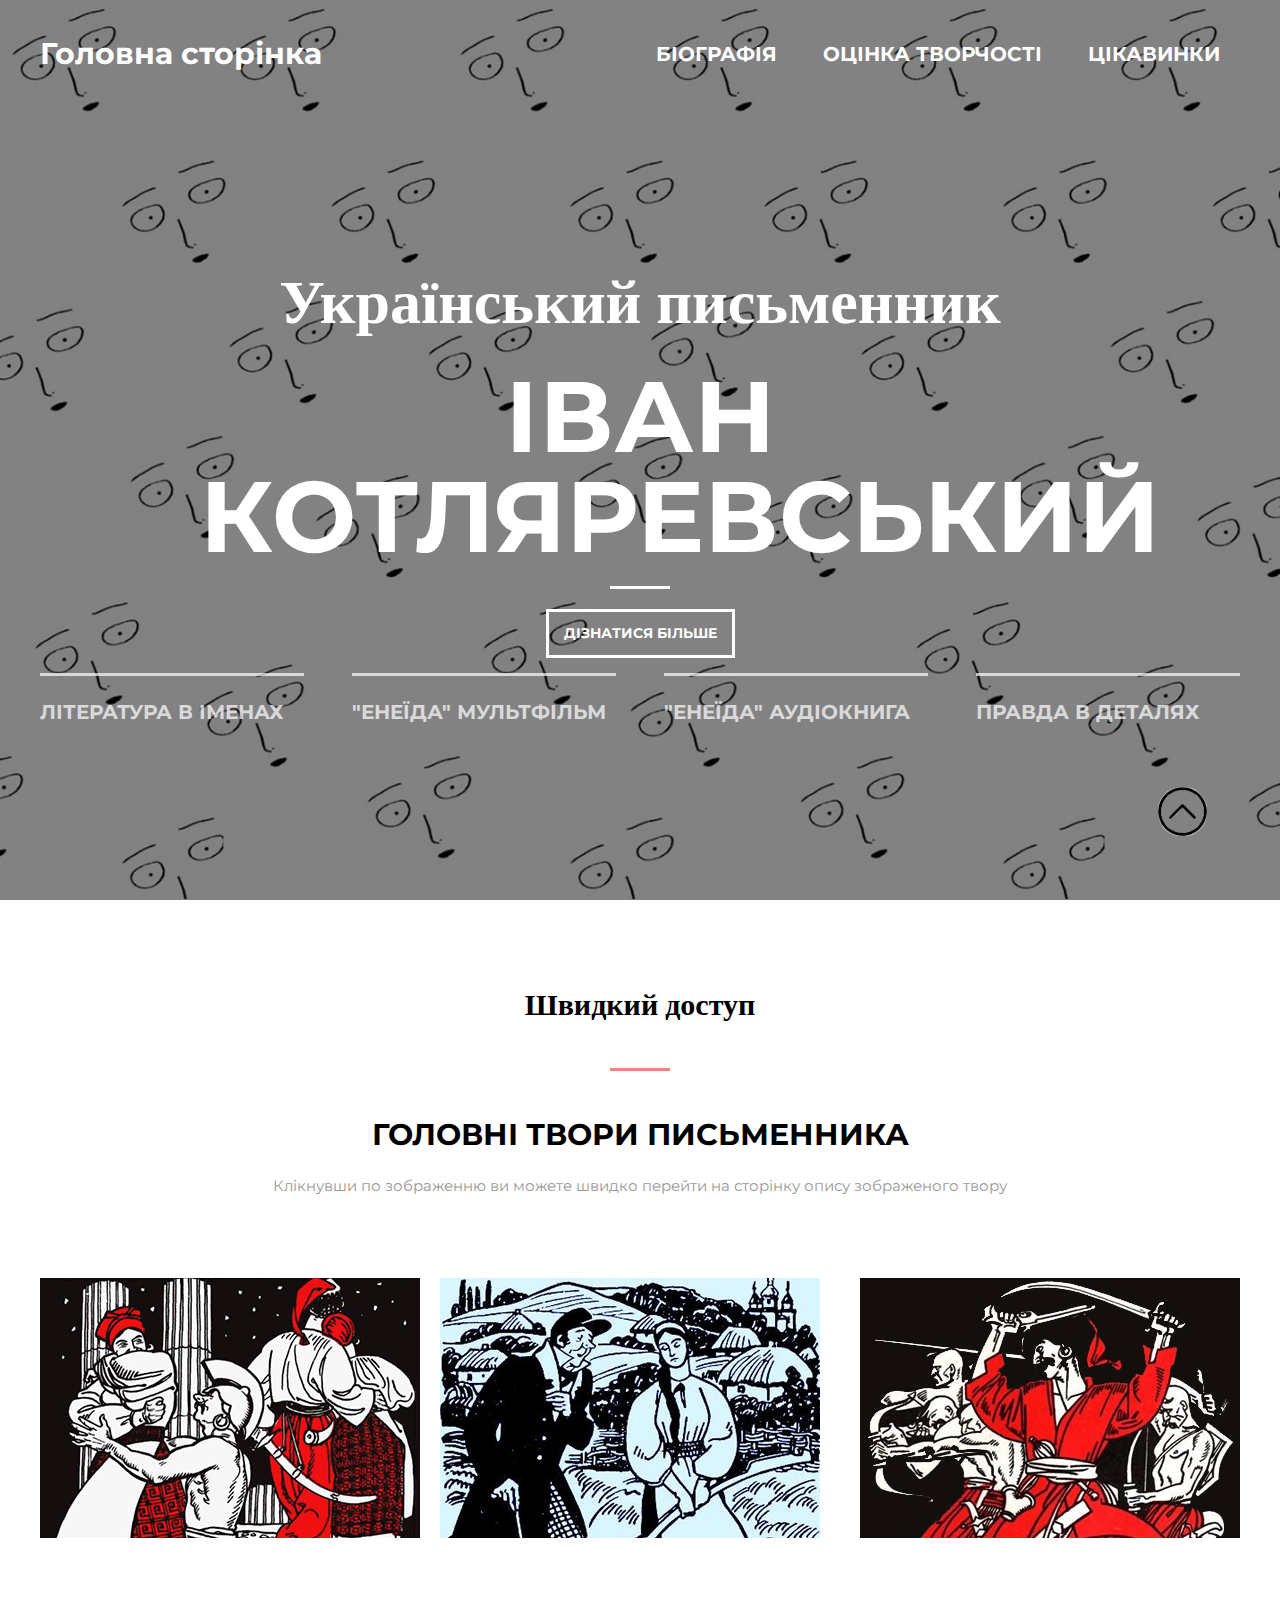
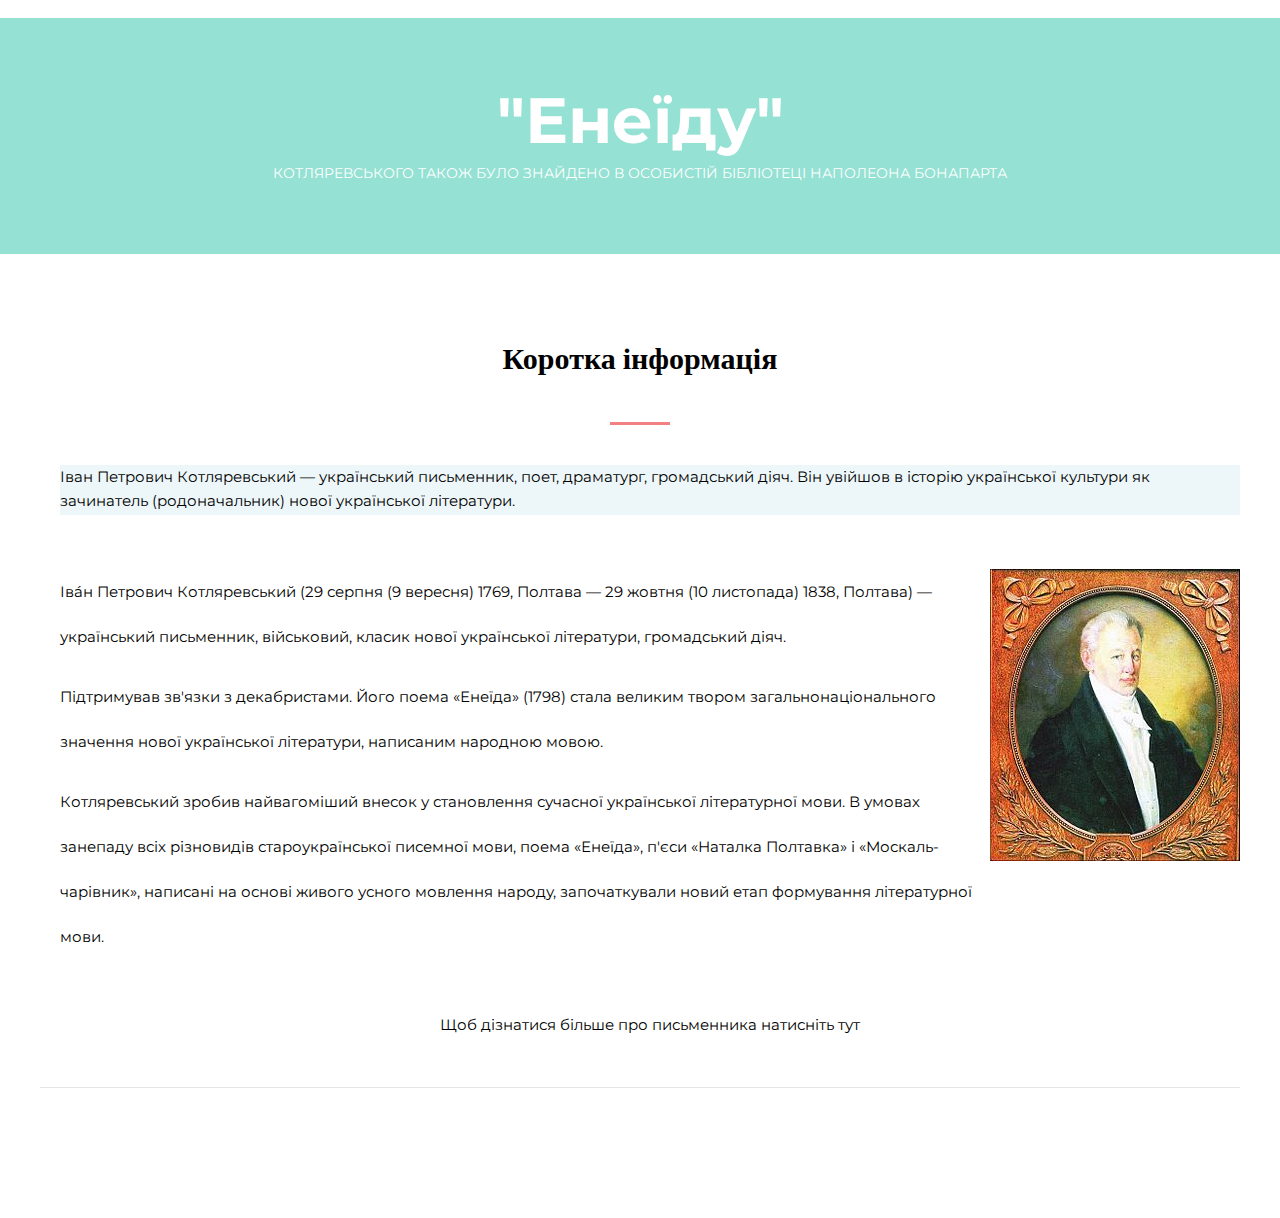
<file: index.html>
<!DOCTYPE html>
<html lang="ua">
	<head>
		<meta http-equiv="Content-type" content="text/html;charset=UTF-8" />
		<link rel="stylesheet" type="text/css" href="CSS/style.css">
		<link href="https://fonts.googleapis.com/css?family=Kaushan+Script|Montserrat:400,700&display=swap" rel="stylesheet">
		<title>Іван Петрович Котляревський</title>
	</head>
<body>
	<header class="header">
		<div class="container">
			<div class="header__inner">
				<a class="header__logo" href="index.html">Головна сторінка</a>
				<nav class="nav">
					<a class="nav__link" href="biography.html">Біографія</a>
					<a class="nav__link" href="tvorchist.html">Оцінка творчості</a>
					<a class="nav__link" href="Interesting_facts.html">Цікавинки</a>
				</nav>
			</div>
		</div>
	</header>
<div class="intro">
	<div class="container">
		<div class="intro__inner">
			<h2 class="intro__suptitle">Український письменник</h2>
		 <h1 class="intro__title">Іван Котляревський</h1>
		 <a class="btn" href="https://uk.wikipedia.org/wiki/%D0%9A%D0%BE%D1%82%D0%BB%D1%8F%D1%80%D0%B5%D0%B2%D1%81%D1%8C%D0%BA%D0%B8%D0%B9_%D0%86%D0%B2%D0%B0%D0%BD_%D0%9F%D0%B5%D1%82%D1%80%D0%BE%D0%B2%D0%B8%D1%87" target="blank">Дізнатися більше</a>
		</div>
		<div class="slider">
			<div class="slider__item">
				<a  class="num"  href="https://youtu.be/6hLb-EkAF-g" target="blank">Література в іменах</a></div>
			<div class="slider__item">
				<a class="num" href="https://youtu.be/jatrKiErgqA" target="blank">"Енеїда" мультфільм</a></div>
			<div class="slider__item">
				<a class="num" href="https://youtu.be/O1MsFaZ3rIo" target="blank">"Енеїда" аудіокнига</a></div>
			<div class="slider__item">
				<a class="num" href="https://youtu.be/oJsrMRVlJFk" target="blank">Правда в деталях</a> </div>
		</div>
	</div>
</div>

<section class="section">
	<div class="container">
		<div class="section__header">
			<h3 class="section__suptitle">Швидкий доступ</h3>
			<h2 class="section__title">Головні твори письменника</h2>
			<div class="section__text">
				<p>
					Клікнувши по зображенню ви можете швидко перейти на сторінку опису зображеного твору
			</div>
		</div>
		 <div class="about">
		 	<a href="Eneida.html">
			 <div class="about__item">
			  <div class="about__img"><img src="img/Енеїда_cropped.jpg" width="380" height="260" alt=""></div>
			   <div class="about__text">Енеїда</div>
		   </div>
		   </a>
		   <a href="poem_natalkapoltavka.html">
		   	<div class="about__item">
			  <div class="about__img"><img src="img/Наталка-Полтавка2_cropped.jpg" width="380" height="260" alt=""></div>
			   <div class="about__text">Наталка-Полтавка</div>
		   </div>
		   </a>
		   <a href="Moskal-charivnik.html"> 
		   <div class="about__item">
			 	<div class="about__img"><img src="img/Москаль-Чарівник_cropped.jpg" width="380" height="260" alt=""></div>
			   <div class="about__text">Москаль-Чарівник</div>
			 </a>
		 </div>
		</div>
	</div>
</section>

<div class="statistics">
	<div class="container">

		<div class="stat">
			<div class="stat__item">
				<div class="stat__count">"Енеїду"</div>
				<div class="stat__text">Котляревського також було знайдено в особистій бібліотеці Наполеона Бонапарта</div>
			</div>
		</div>

	</div>
</div>

<section class="section">
	<div class="container">
		<div class="section__header">
			<h3 class="section__suptitle">Коротка інформація</h3>
		</div>	
		<div class="services">

			<p class="biography__begin">
				Іван Петрович Котляревський — український письменник, поет, драматург, громадський діяч. Він увійшов в історію української культури як зачинатель (родоначальник) нової української літератури.
			</p>

			<br>

				<p class="portreit">
				<img src="img/portreit.jpg" alt="">
			</p>

			<p class="short__story">
				Іва́н Петрович Котляревський (29 серпня (9 вересня) 1769, Полтава — 29 жовтня (10 листопада) 1838, Полтава) — український письменник, військовий, класик нової української літератури, громадський діяч.
			</p>
			<p class="short__story">
				Підтримував зв'язки з декабристами. Його поема «Енеїда» (1798) стала великим твором загальнонаціонального значення нової української літератури, написаним народною мовою.
			</p>
			<p class="short__story">
				Котляревський зробив найвагоміший внесок у становлення сучасної української літературної мови. В умовах занепаду всіх різновидів староукраїнської писемної мови, поема «Енеїда», п'єси «Наталка Полтавка» і «Москаль-чарівник», написані на основі живого усного мовлення народу, започаткували новий етап формування літературної мови.		
			</p>

			

			<br>

			<p class="biography__link">
				<a class="biography__link" href="https://www.google.com/search?q=%D0%86%D0%B2%D0%B0%D0%BD+%D0%9F%D0%B5%D1%82%D1%80%D0%BE%D0%B2%D0%B8%D1%87+%D0%9A%D0%BE%D1%82%D0%BB%D1%8F%D1%80%D0%B5%D0%B2%D1%81%D1%8C%D0%BA%D0%B8%D0%B9&oq=%D0%86%D0%B2%D0%B0%D0%BD+%D0%9F%D0%B5%D1%82%D1%80%D0%BE%D0%B2%D0%B8%D1%87+%D0%9A%D0%BE%D1%82%D0%BB%D1%8F%D1%80%D0%B5%D0%B2%D1%81%D1%8C%D0%BA%D0%B8%D0%B9&aqs=chrome..69i57j46j0l2j0i22i30j69i60l3.11927j0j7&sourceid=chrome&ie=UTF-8" target="blank"> Щоб дізнатися більше про письменника натисніть тут </a>
			</p>
		</div>	

			<hr>


	</div><!-- /.container -->
</section> 

	</div>

	
</section>

<a href="#" title="Повернутись до початку" class="topbutton"><img src="img/up.png"></a>

</body>
 </html>
</file>
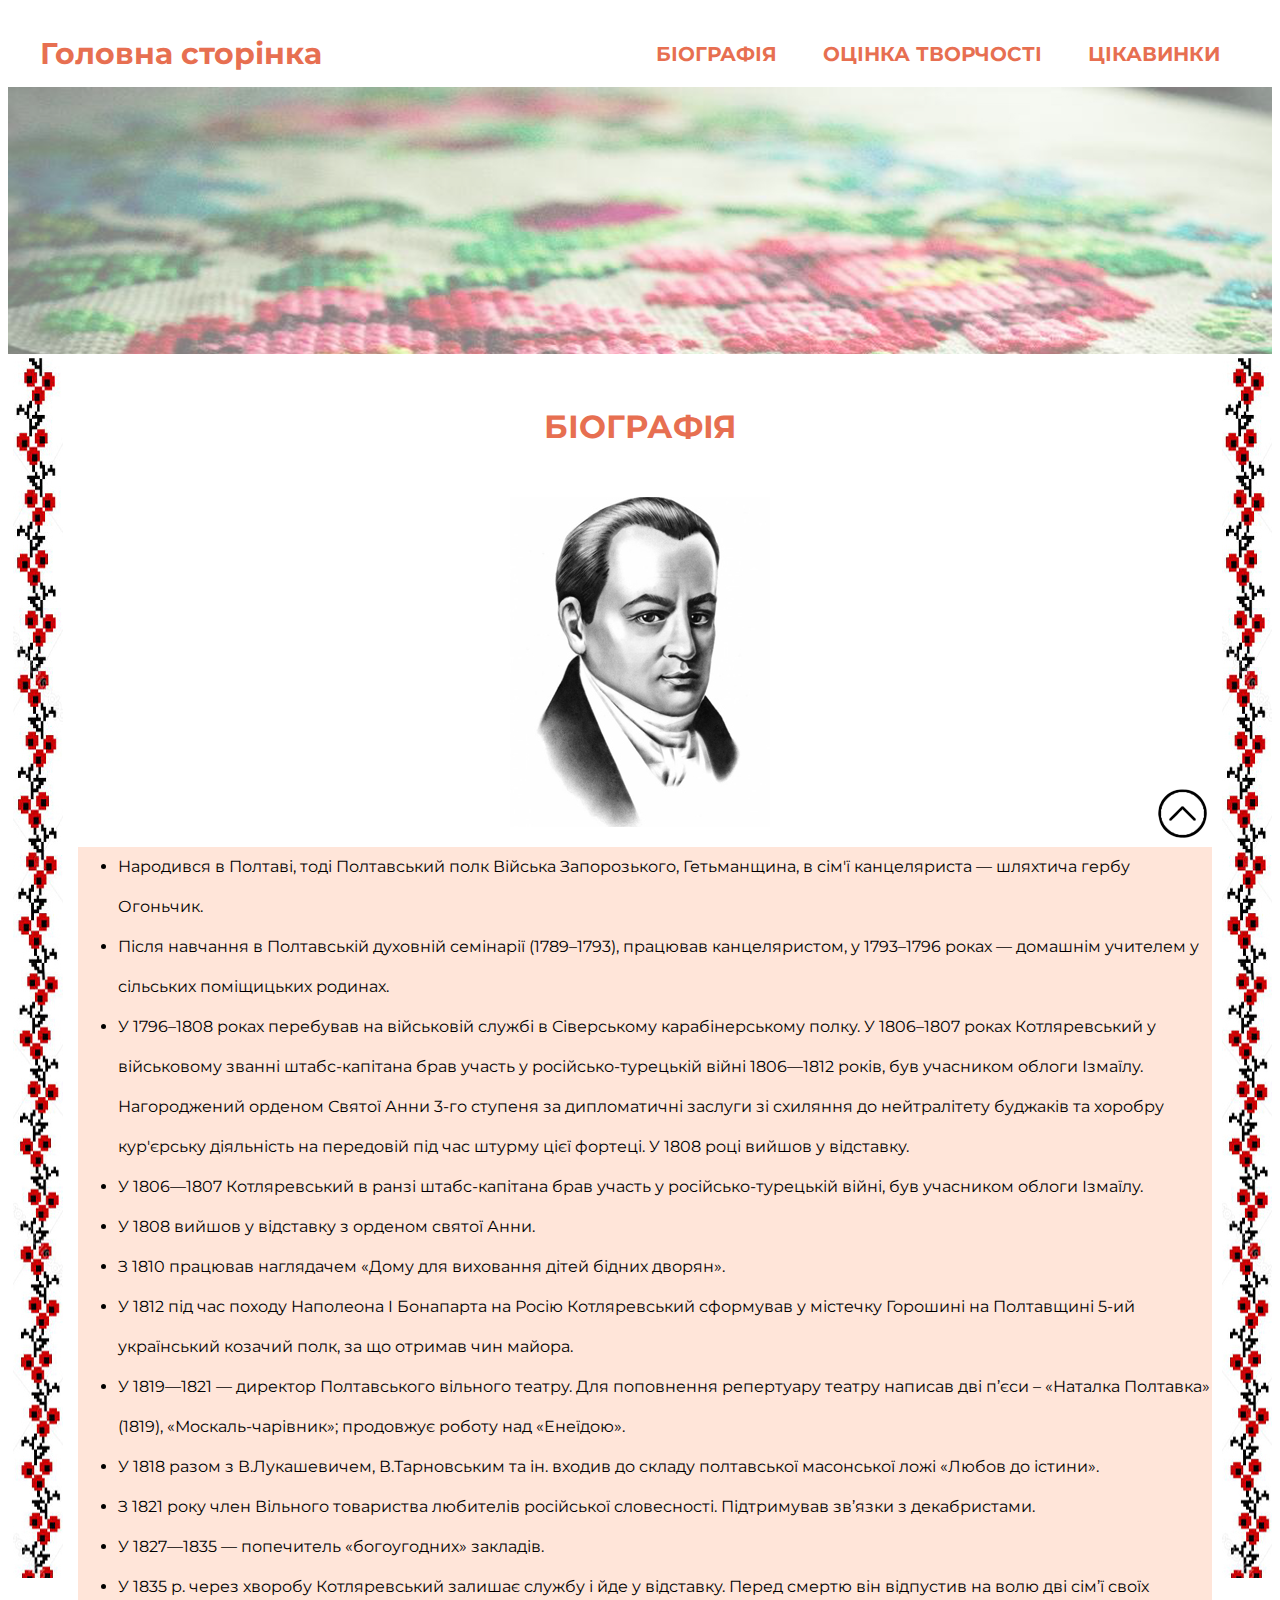
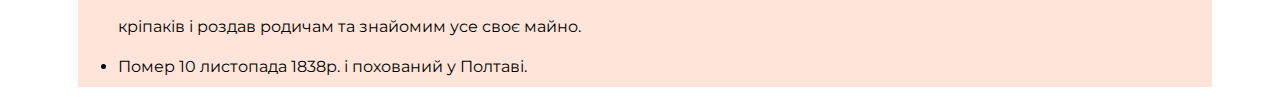
<file: biography.html>
<!DOCTYPE html>
<html lang="ua">
<head>
	<meta http-equiv="Content-type" content="text/html;charset=UTF-8" />
	<link rel="stylesheet" type="text/css" href=CSS/Biography.css>
	<link href="https://fonts.googleapis.com/css?family=Kaushan+Script|Montserrat:400,700&display=swap" rel="stylesheet">
	<title>Біографія Івана Петровича Котляревського</title>
</head>
<body>
	<header>
		<div class="container">
			<div class="header__inner">
			<a class="header__logo" href="index.html">Головна сторінка</a>
				<nav class="nav">
					<a class="nav__link" href="biography.html">Біографія</a>
					<a class="nav__link" href="tvorchist.html">Оцінка творчості</a>
					<a class="nav__link" href="Interesting_facts.html">Цікавинки</a>
				</nav>
			</div>
		</div>
		 <div>
		 	<img class="hat" src="img/vishivka1.jpg" alt="Нічого немає(">
		 </div>
		<div class="poloska">
	<img src="img/poloska_bg.jpg">
	</div>
	<div class="poloska2">
	<img src="img/poloska_bg.jpg">
	</div>
		<h1>БІОГРАФІЯ</h1>
		<div class="Ivan">
		<img src="img/Ivan2.jpg">
		</div>
	</header>
	<nav>
	<ul class="list">
		<li>
			Народився в Полтаві, тоді Полтавський полк Війська Запорозького, Гетьманщина, в сім'ї канцеляриста — шляхтича гербу Огоньчик.
		</li>
		<li>
			Після навчання в Полтавській духовній семінарії (1789–1793), працював канцеляристом, у 1793–1796 роках — домашнім учителем у сільських поміщицьких родинах.
		</li>
		<li>
			У 1796–1808 роках перебував на військовій службі в Сіверському карабінерському полку. У 1806–1807 роках Котляревський у військовому званні штабс-капітана брав участь у російсько-турецькій війні 1806—1812 років, був учасником облоги Ізмаїлу. Нагороджений орденом Святої Анни 3-го ступеня за дипломатичні заслуги зі схиляння до нейтралітету буджаків та хоробру кур'єрську діяльність на передовій під час штурму цієї фортеці. У 1808 році вийшов у відставку.
		</li>
		<li>
			У 1806—1807 Котляревський в ранзі штабс-капітана брав участь у російсько-турецькій війні, був учасником облоги Ізмаїлу.
		</li>
		<li>
			У 1808 вийшов у відставку з орденом святої Анни.
		</li>
		<li>
			З 1810 працював наглядачем «Дому для виховання дітей бідних дворян».
		</li>
		<li>
			У 1812 під час походу Наполеона I Бонапарта на Росію Котляревський сформував у містечку Горошині на Полтавщині 5-ий український козачий полк, за що отримав чин майора.
		</li>
		<li>
			У 1819—1821 — директор Полтавського вільного театру. Для поповнення репертуару театру написав дві п’єси – «Наталка Полтавка» (1819), «Москаль-чарівник»; продовжує роботу над «Енеїдою». 
		</li>
		<li>
			У 1818 разом з В.Лукашевичем, В.Тарновським та ін. входив до складу полтавської масонської ложі «Любов до істини».
		</li>
		<li>
			З 1821 року член Вільного товариства любителів російської словесності. Підтримував зв’язки з декабристами.
		</li>
		<li>
			У 1827—1835 — попечитель «богоугодних» закладів.
		</li>
		<li>
			У 1835 р. через хворобу Котляревський залишає службу і йде у відставку. Перед смертю він відпустив на волю дві сім’ї своїх кріпаків і роздав родичам та знайомим усе своє майно.
		</li>
		<li>
			Помер 10 листопада 1838р. і похований у Полтаві.
		</li>
	</ul>
   </nav>

   	<a href="#" title="Повернутись до початку" class="topbutton"><img src="img/up.png"></a>


</body>
</html>
</file>
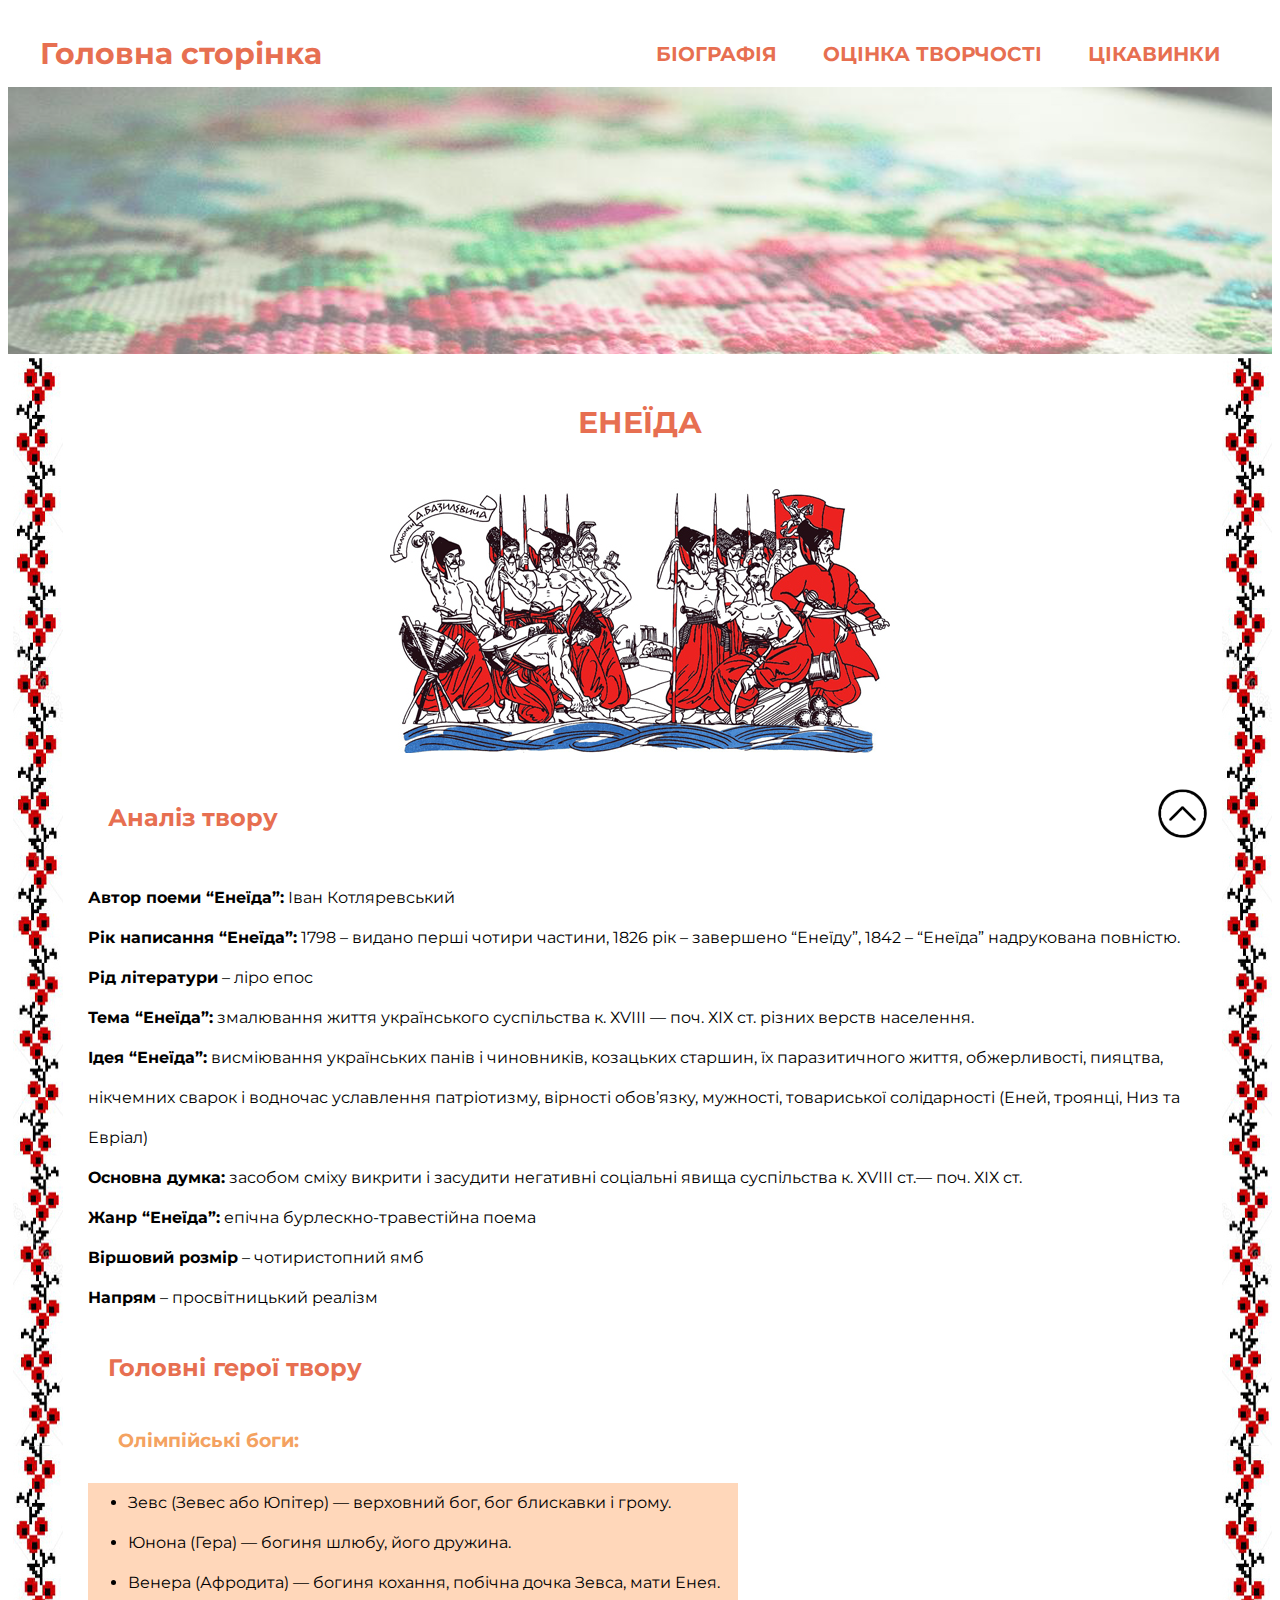
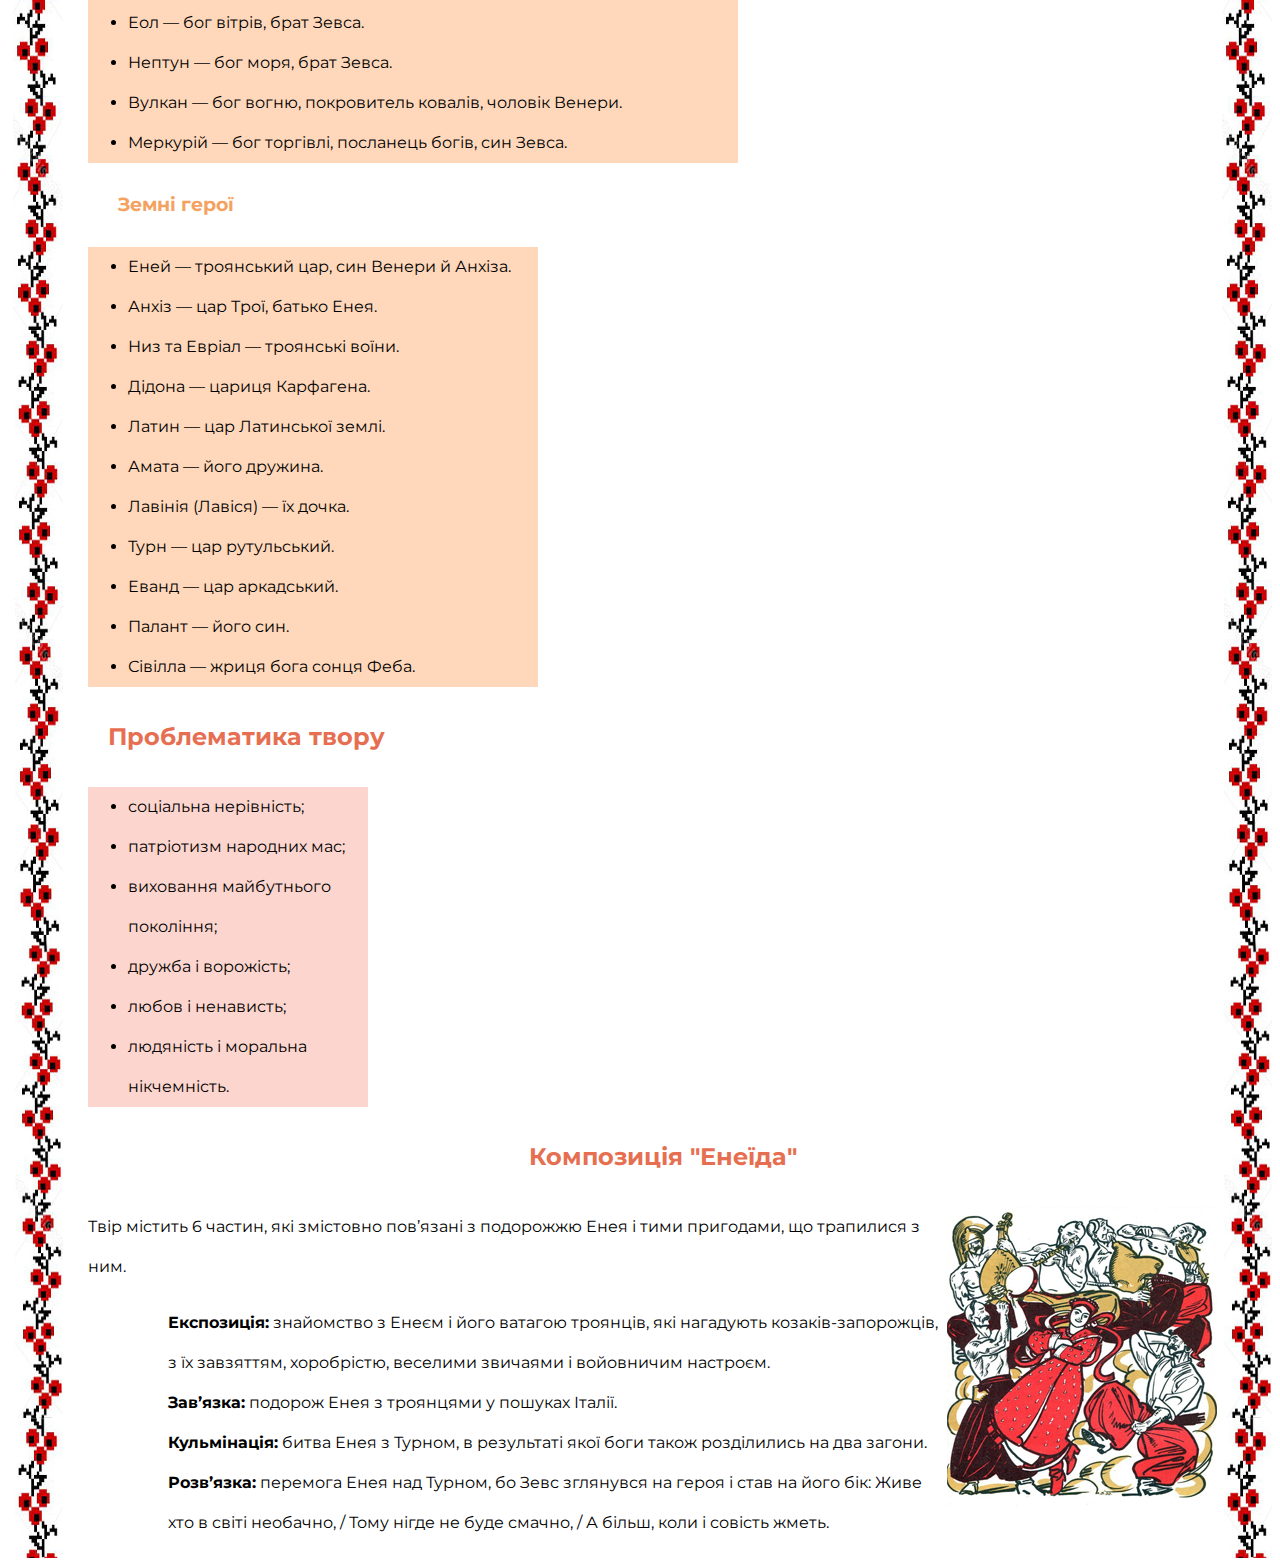
<file: Eneida.html>
<!DOCTYPE html>
<html lang="ua">
<head>
	<meta http-equiv="Content-type" content="text/html;charset=UTF-8" />
	<link rel="stylesheet" type="text/css" href=CSS/Eneida.css>
	<link href="https://fonts.googleapis.com/css?family=Kaushan+Script|Montserrat:400,700&display=swap" rel="stylesheet">
	<title>Енеїда</title>
</head>
<body>
	<header>
		<div class="container">
			<div class="header__inner">
			<a class="header__logo" href="index.html">Головна сторінка</a>
				<nav class="nav">
					<a class="nav__link" href="biography.html">Біографія</a>
					<a class="nav__link" href="tvorchist.html">Оцінка творчості</a>
					<a class="nav__link" href="Interesting_facts.html">Цікавинки</a>
				</nav>
			</div>
		</div>
		 <div>
		 	<img class="hat" src="img/vishivka1.jpg" alt="Нічого немає(">
		 </div>
		<div class="poloska">
	<img src="img/poloska_Eneida.jpg">
	</div>
	<div class="poloska2">
	<img src="img/poloska_Eneida.jpg">
	</div>
	</header>
	<nav class="text">
		<h1>ЕНЕЇДА</h1>
		<div class="photo1">
			<img src="img/Eneida.jpg">
		</div>
		<h2>Аналіз твору</h2>
		<div class="analis0">
		<span class="bold">Автор поеми “Енеїда”:</span> Іван Котляревський<br>
		<span class="bold">Рік написання “Енеїда”:</span> 1798 – видано перші чотири частини, 1826 рік – завершено “Енеїду”, 1842 – “Енеїда” надрукована повністю.<br>
		<span class="bold">Рід літератури</span> – ліро епос<br>
		<span class="bold">Тема “Енеїда”:</span> змалювання життя українського суспільства к. ХVІІІ — поч. ХІХ ст. різних верств населення.<br>
		<span class="bold">Ідея “Енеїда”:</span> висміювання українських панів і чиновників, козацьких старшин, їх паразитичного життя, обжерливості, пияцтва, нікчемних сварок і водночас уславлення патріотизму, вірності обов’язку, мужності, товариської солідарності (Еней, троянці, Низ та Евріал)<br>
		<span class="bold">Основна думка:</span> засобом сміху викрити і засудити негативні соціальні явища суспільства к. ХVІІІ ст.— поч. ХІХ ст.<br>
		<span class="bold">Жанр “Енеїда”:</span> епічна бурлескно-травестійна поема<br>
		<span class="bold">Віршовий розмір</span> – чотиристопний ямб<br>
		<span class="bold">Напрям</span> – просвітницький реалізм<br>
		</div>
		<h2>Головні герої твору</h2>
		<h3>Олімпійські боги:</h3>
		<div class="actors">
			<ul>
				<li>Зевс (Зевес або Юпітер) — верховний бог, бог блискавки і грому.</li>
				<li>Юнона (Гера) — богиня шлюбу, його дружина.</li>
				<li>Венера (Афродита) — богиня кохання, побічна дочка Зевса, мати Енея.</li>
				<li>Еол — бог вітрів, брат Зевса.</li>
				<li>Нептун — бог моря, брат Зевса.</li>
				<li>Вулкан — бог вогню, покровитель ковалів, чоловік Венери.</li>
				<li>Меркурій — бог торгівлі, посланець богів, син Зевса.</li>
			</ul>
		</div>
		<h3>Земні герої</h3>
		<div class="actors2">
			<ul>
				<li>Еней — троянський цар, син Венери й Анхіза.</li>
				<li>Анхіз — цар Трої, батько Енея.</li>
				<li>Низ та Евріал — троянські воїни.</li>
				<li>Дідона — цариця Карфагена.</li>
				<li>Латин — цар Латинської землі.</li>
				<li>Амата — його дружина.</li>
				<li>Лавінія (Лавіся) — їх дочка.</li>
				<li>Турн — цар рутульський.</li>
				<li>Еванд — цар аркадський.</li>
				<li>Палант — його син.</li>
				<li>Сівілла — жриця бога сонця Феба.</li>
			</ul>
		</div>
		<h2>Проблематика твору</h2>
		<div class="problems">
			<ul>
				<li>соціальна нерівність;</li>
				<li>патріотизм народних мас;</li>
				<li>виховання майбутнього покоління;</li>
				<li>дружба і ворожість;</li>
				<li>любов і ненависть;</li>
				<li>людяність і моральна нікчемність.</li>
			</ul>
		</div>
		<div class="composition">
		<h2>Композиція "Енеїда"</h2>
		</div>
		<div class="composition_text">
			<p><img src="img/Eneida2.jpg" class="Eneida2"></p>
		<p>Твір містить 6 частин, які змістовно пов’язані з подорожжю Енея і тими пригодами, що трапилися з ним.</p>
		<div class="composition_text">
		<span class="bold">Експозиція:</span> знайомство з Енеєм і його ватагою троянців, які нагадують козаків-запорожців, з їх завзяттям, хоробрістю, веселими звичаями і войовничим настроєм.<br>
		<span class="bold">Зав’язка:</span> подорож Енея з троянцями у пошуках Італії.<br>
		<span class="bold">Кульмінація:</span> битва Енея з Турном, в результаті якої боги також розділились на два загони.<br>
		<span class="bold">Розв’язка:</span> перемога Енея над Турном, бо Зевс зглянувся на героя і став на його бік: Живе хто в світі необачно, / Тому нігде не буде смачно, / А більш, коли і совість жметь.<br>
		</div>

	</nav>
		<a href="#" title="Повернутись до початку" class="topbutton"><img src="img/up.png"></a>
</body>
</file>
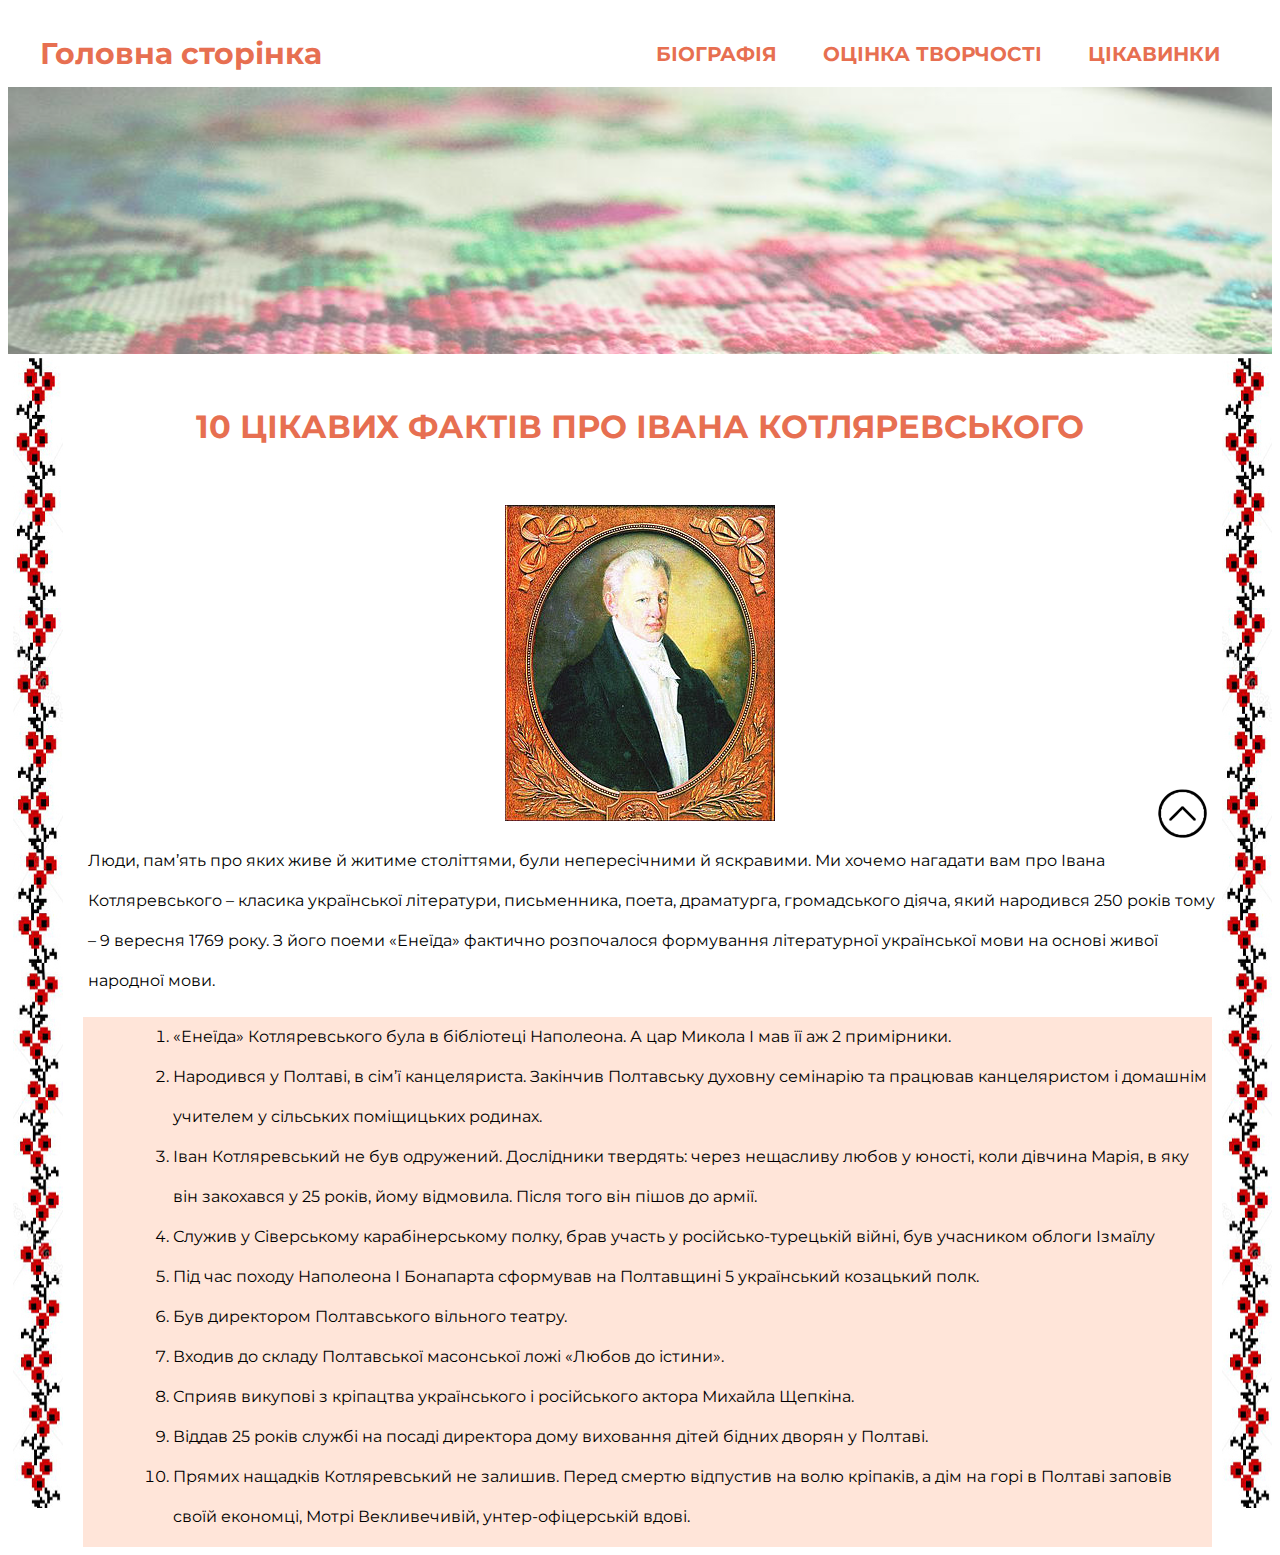
<file: Interesting_facts.html>
<!DOCTYPE html>
<html lang="ua">
<head>
	<meta http-equiv="Content-type" content="text/html;charset=UTF-8" />
	<link rel="stylesheet" type="text/css" href=CSS/Interesting_facts.css>
	<link href="https://fonts.googleapis.com/css?family=Kaushan+Script|Montserrat:400,700&display=swap" rel="stylesheet">
	<title>Цікаві факти</title>
</head>
<body>
	<header>
		<div class="container">
			<div class="header__inner">
			<a class="header__logo" href="index.html">Головна сторінка</a>
				<nav class="nav">
					<a class="nav__link" href="biography.html">Біографія</a>
					<a class="nav__link" href="tvorchist.html">Оцінка творчості</a>
					<a class="nav__link" href="Interesting_facts.html">Цікавинки</a>
				</nav>
			</div>
		</div>
		 <div>
		 	<img class="hat" src="img/vishivka1.jpg" alt="Нічого немає(">
		 </div>
		
		<div class="poloska">
	<img src="img/poloska_I_F.jpg">
	</div>
	<div class="poloska2">
	<img src="img/poloska_I_F.jpg">
	</div>
		<h1>10 ЦІКАВИХ ФАКТІВ ПРО ІВАНА КОТЛЯРЕВСЬКОГО</h1>
	</header>

	<p class="photo1"><img src="img/Kotliarevskyi_I.jpg"></p>
	<nav class="abzats">
	<div class="first">
		Люди, пам’ять про яких живе й житиме століттями, були непересічними й яскравими. Ми хочемо нагадати вам про Івана Котляревського – класика української літератури, письменника, поета, драматурга, громадського діяча, який народився 250 років тому – 9 вересня 1769 року. З його поеми «Енеїда» фактично розпочалося формування літературної української мови на основі живої народної мови.
	</div>
	</nav>
	<nav>
	<div class="facts">
	<ol>
		<li>
			«Енеїда» Котляревського була в бібліотеці Наполеона. А цар Микола І мав її аж 2 примірники.
		</li>
		<li>
			Народився у Полтаві, в сім’ї канцеляриста. Закінчив Полтавську духовну семінарію та працював канцеляристом і домашнім учителем у сільських поміщицьких родинах.
		</li>
		<li>
			Іван Котляревський не був одружений. Дослідники твердять: через нещасливу любов у юності, коли дівчина Марія, в яку він закохався у 25 років, йому відмовила. Після того він пішов до армії.
		</li>
		<li>
			Служив у Сіверському карабінерському полку, брав участь у російсько-турецькій війні, був учасником облоги Ізмаїлу
		</li>
		<li>
			Під час походу Наполеона І Бонапарта сформував на Полтавщині 5 український козацький полк.
		</li>
		<li>
			Був директором Полтавського вільного театру.
		</li>
		<li>
			Входив до складу Полтавської масонської ложі «Любов до істини».
		</li>
		<li>
			Сприяв викупові з кріпацтва українського і російського актора Михайла Щепкіна.
		</li>
		<li>
			Віддав 25 років службі на посаді директора дому виховання дітей бідних дворян у Полтаві.
		</li>
		<li>
			Прямих нащадків Котляревський не залишив. Перед смертю відпустив на волю кріпаків, а дім на горі в Полтаві заповів своїй економці, Мотрі Векливечивій, унтер-офіцерській вдові.
		</li>
	</ol>
		</div>
		</nav>

	<a href="#" title="Повернутись до початку" class="topbutton"><img src="img/up.png"></a>


</body>
</file>
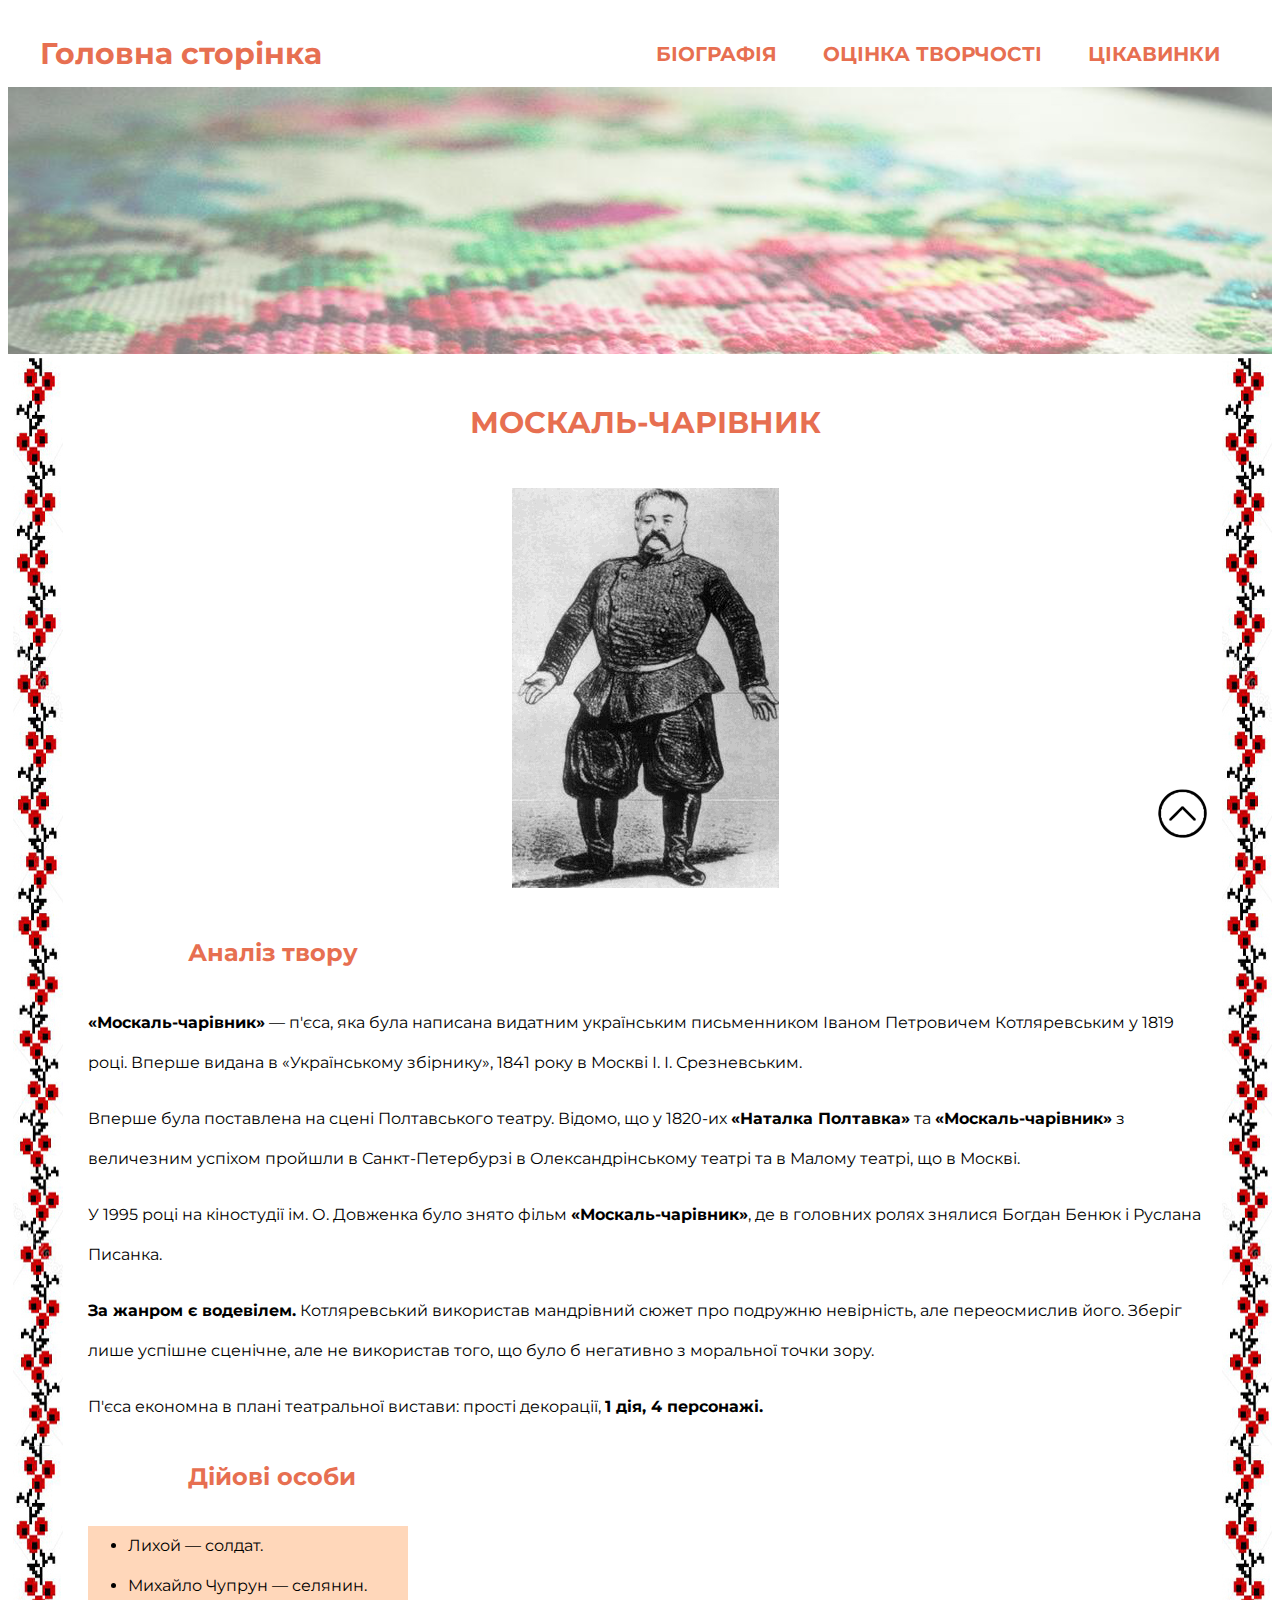
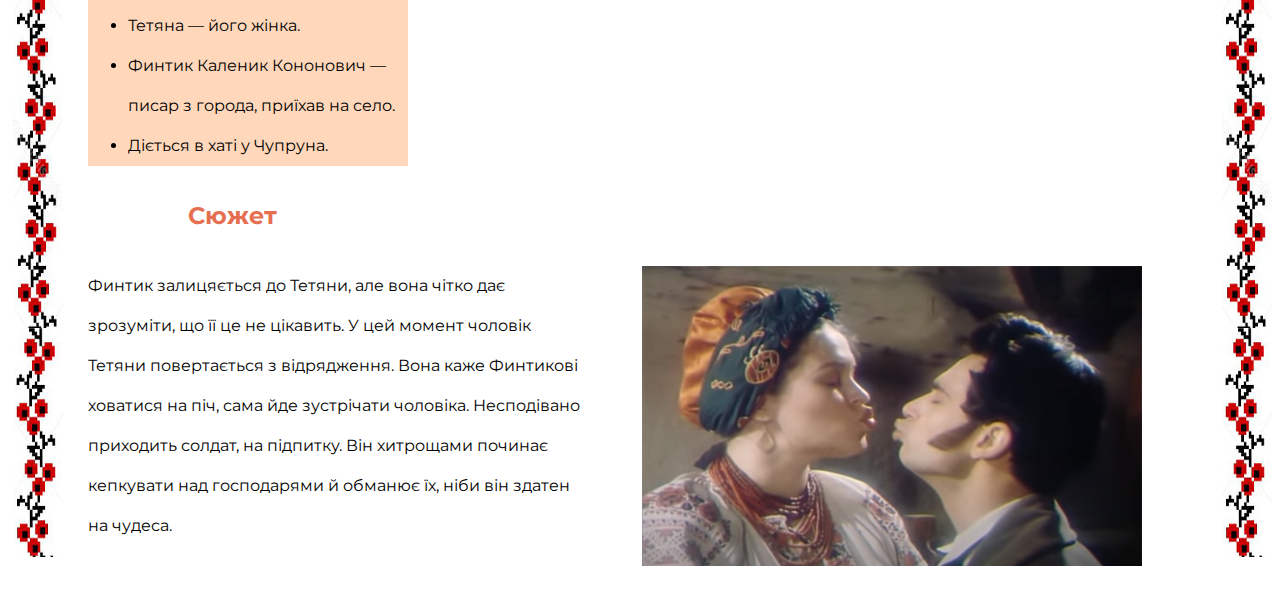
<file: Moskal-charivnik.html>
<!DOCTYPE html>
<html lang="ua">
<head>
	<meta http-equiv="Content-type" content="text/html;charset=UTF-8" />
	<link rel="stylesheet" type="text/css" href=CSS/Moskal-charivnik.css>
	<link href="https://fonts.googleapis.com/css?family=Kaushan+Script|Montserrat:400,700&display=swap" rel="stylesheet">
	<title>Москаль-чарівник</title>
</head>
<body>
	<header>
		<div class="container">
			<div class="header__inner">
			<a class="header__logo" href="index.html">Головна сторінка</a>
				<nav class="nav">
					<a class="nav__link" href="biography.html">Біографія</a>
					<a class="nav__link" href="tvorchist.html">Оцінка творчості</a>
					<a class="nav__link" href="Interesting_facts.html">Цікавинки</a>
				</nav>
			</div>
		</div>
		 <div>
		 	<img class="hat" src="img/vishivka1.jpg" alt="Нічого немає(">
		 </div>
		<div class="poloska">
	<img src="img/poloska_moskal1.jpg">
	</div>
	<div class="poloska2">
	<img src="img/poloska_moskal1.jpg">
	</div>
	</header>
	<nav class="text">
		<h1>МОСКАЛЬ-ЧАРІВНИК</h1>
		<div class="photo">
			<img src="img/Moskal.jpg">
		</div>
		<div>
		<h2>Аналіз твору</h2>
		<p><span class="bold">«Москаль-чарівник»</span> — п'єса, яка була написана видатним українським письменником Іваном Петровичем Котляревським у 1819 році. Вперше видана в «Українському збірнику», 1841 року в Москві І. І. Срезневським.</p>
		<p>Вперше була поставлена на сцені Полтавського театру. Відомо, що у 1820-их <span class="bold">«Наталка Полтавка»</span> та <span class="bold">«Москаль-чарівник»</span> з величезним успіхом пройшли в Санкт-Петербурзі в Олександрінському театрі та в Малому театрі, що в Москві.</p>
		<p>У 1995 році на кіностудії ім. О. Довженка було знято фільм <span class="bold">«Москаль-чарівник»</span>, де в головних ролях знялися Богдан Бенюк і Руслана Писанка.</p>
		<p><span class="bold">За жанром є водевілем.</span> Котляревський використав мандрівний сюжет про подружню невірність, але переосмислив його. Зберіг лише успішне сценічне, але не використав того, що було б негативно з моральної точки зору.</p>
		<p>П'єса економна в плані театральної вистави: прості декорації, <span class="bold">1 дія, 4 персонажі.</span></p>
		<h2>Дійові особи</h2>
		</div>
		<div class="actors">
			<ul>
				<li>Лихой — солдат.</li>
				<li>Михайло Чупрун — селянин.</li>
				<li>Тетяна — його жінка.</li>
				<li>Финтик Каленик Кононович — писар з города, приїхав на село.</li>
				<li>Діється в хаті у Чупруна.</li>
			</ul>
		</div>
		<h2>Сюжет</h2>
		<p><img src="img/Moskal2.jpg" class="Moskal2"></p>
		<p class="last__text">Финтик залицяється до Тетяни, але вона чітко дає зрозуміти, що її це не цікавить. У цей момент чоловік Тетяни повертається з відрядження. Вона каже Финтикові ховатися на піч, сама йде зустрічати чоловіка. Несподівано приходить солдат, на підпитку. Він хитрощами починає кепкувати над господарями й обманює їх, ніби він здатен на чудеса.</p>

	</nav>

	<a href="#" title="Повернутись до початку" class="topbutton"><img src="img/up.png"></a>


</body>
</file>
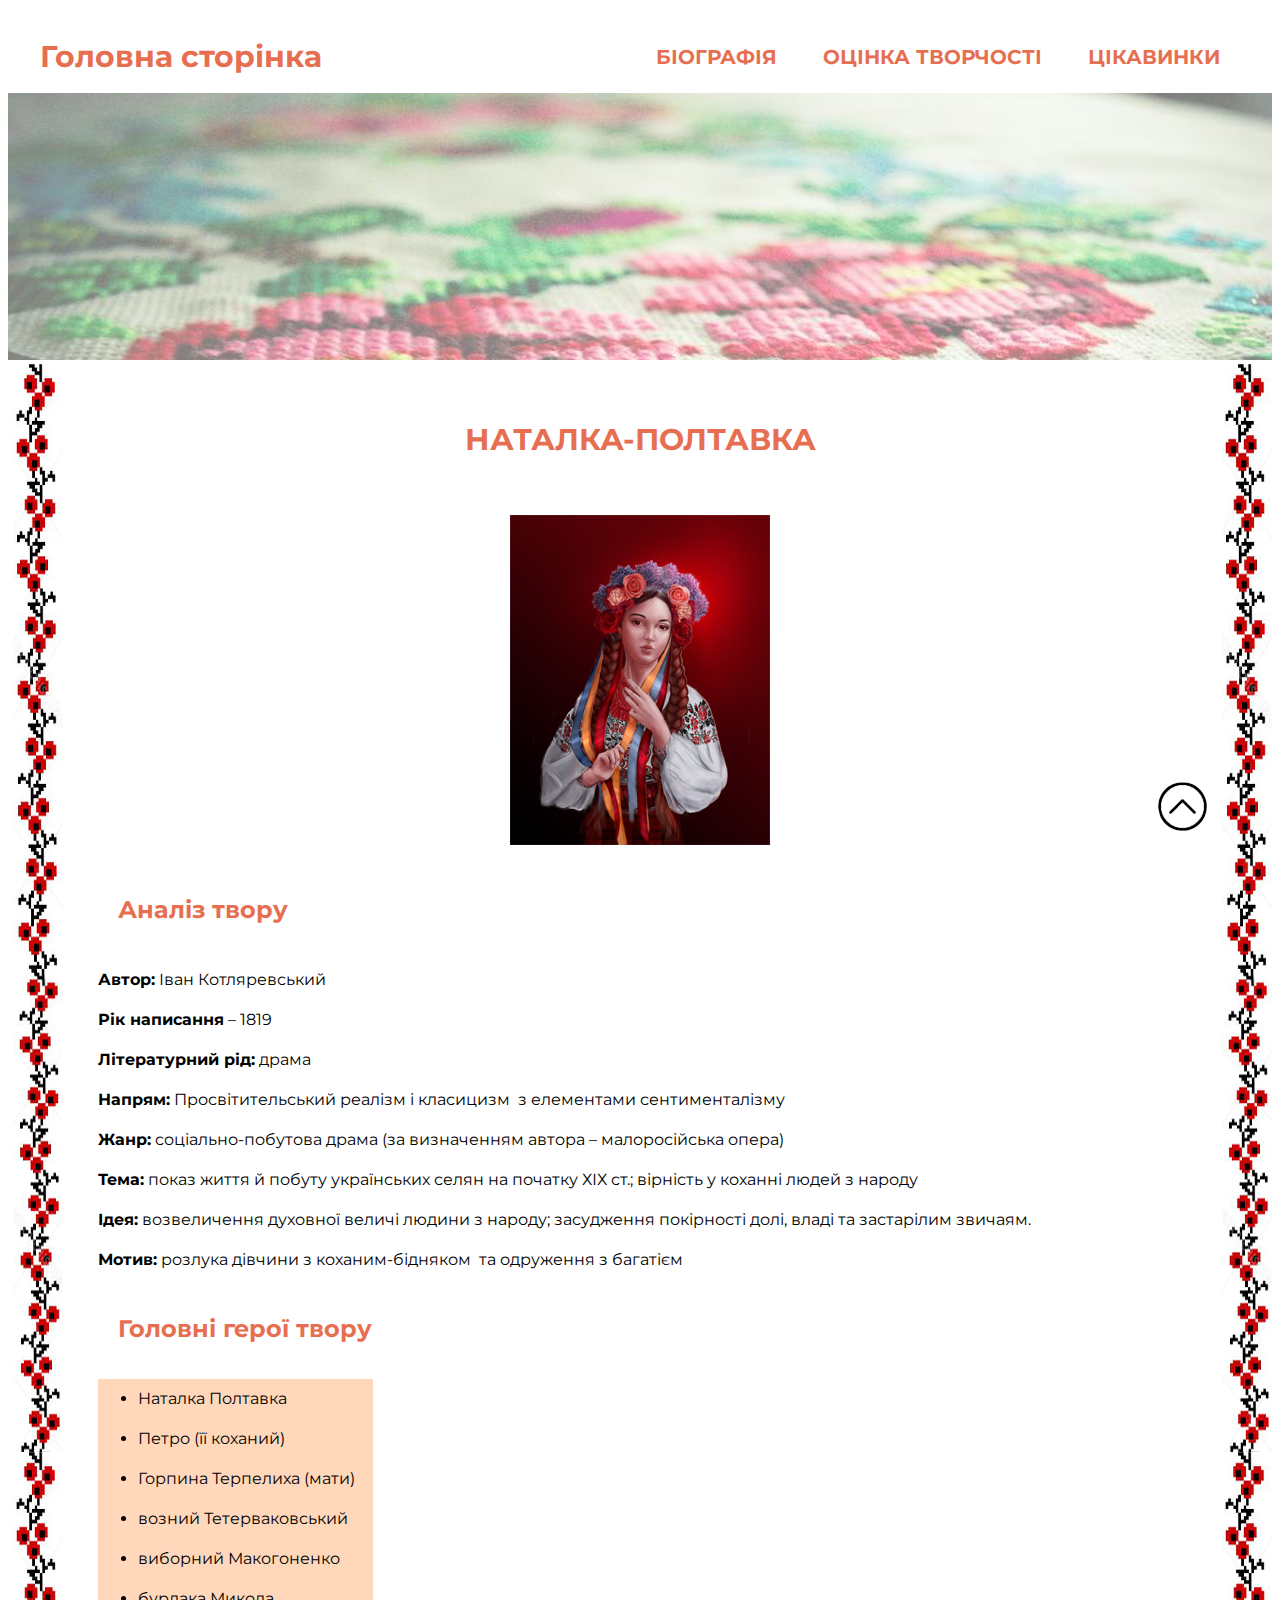
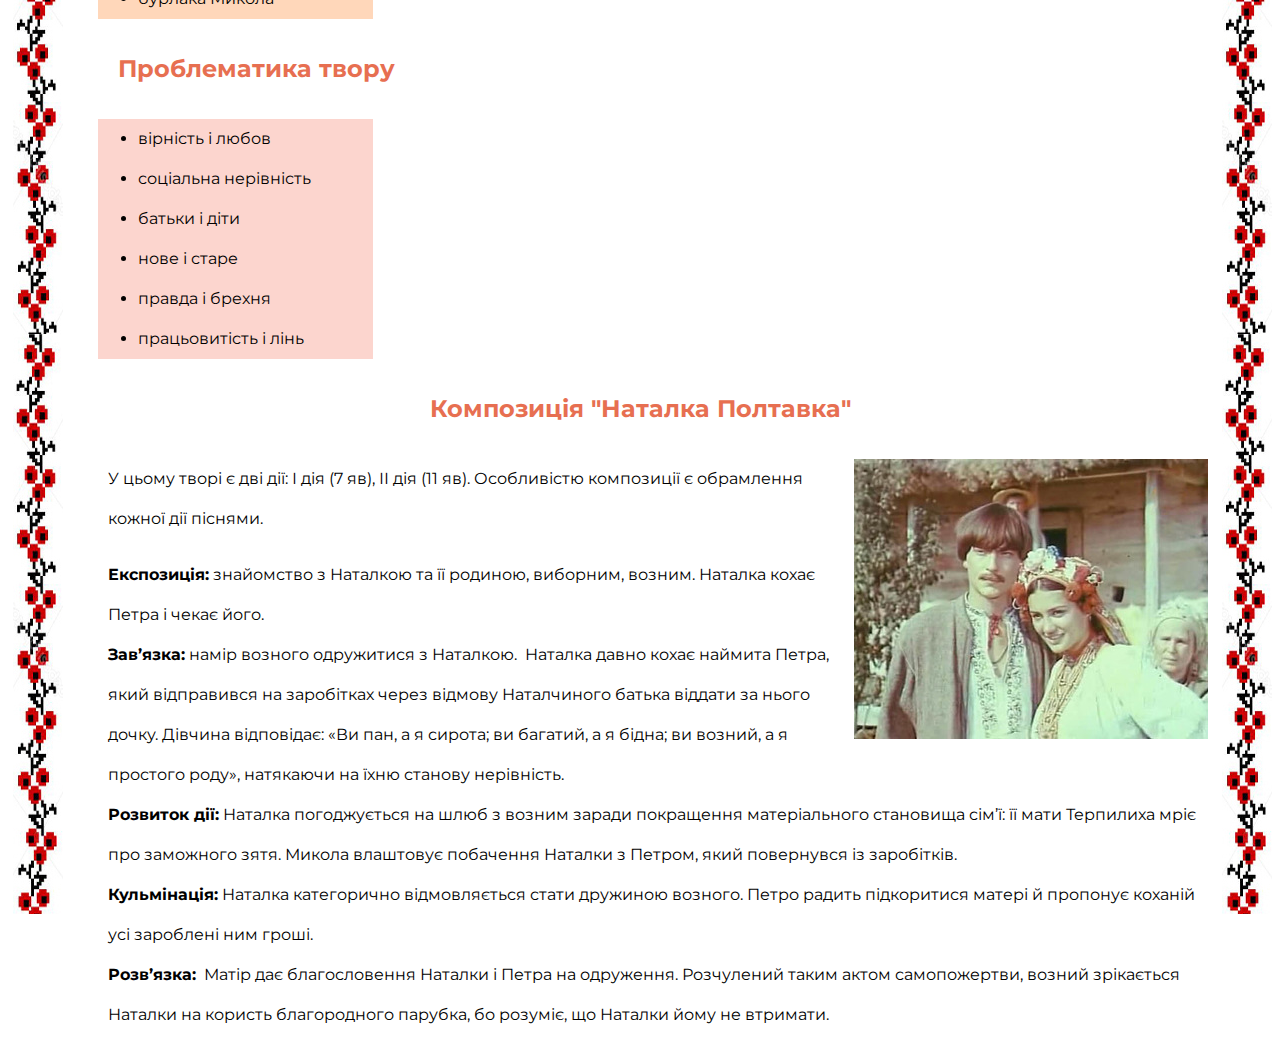
<file: poem_natalkapoltavka.html>
<!DOCTYPE html>
<html lang="ua">
<head>
	<meta http-equiv="Content-type" content="text/html;charset=UTF-8" />
	<link rel="stylesheet" type="text/css" href=CSS/poem_natalkapoltavka.css>
	<link href="https://fonts.googleapis.com/css?family=Kaushan+Script|Montserrat:400,700&display=swap" rel="stylesheet">
	<title>Наталка-Полтавка</title>
</head>
<body>
<header>
		<div class="container">
			<div class="header__inner">
			<a class="header__logo" href="index.html">Головна сторінка</a>
				<nav class="nav">
					<a class="nav__link" href="biography.html">Біографія</a>
					<a class="nav__link" href="tvorchist.html">Оцінка творчості</a>
					<a class="nav__link" href="Interesting_facts.html">Цікавинки</a>
				</nav>
			</div>
		</div>
		 <div>
		 	<img class="hat" src="img/vishivka1.jpg" alt="Нічого немає(">
		 </div>
		<div class="poloska">
	<img src="img/poloska_natalka2.jpg">
	</div>
	<div class="poloska2">
	<img src="img/poloska_natalka2.jpg">
	</div>
	</header>
	<nav class="text">
	<h1>НАТАЛКА-ПОЛТАВКА</h1>
	<div class="natalka">
			<img src="img/natalka2.jpg">
		</div>
	<h2 class="analis__title">Аналіз твору</h2>
	<div class="analis">
<span class="bold">Автор:</span> Іван Котляревський<br>
<span class="bold">Рік написання</span> – 1819 <br>
<span class="bold">Літературний рід:</span> драма <br>
<span class="bold">Напрям:</span> Просвітительський реалізм і класицизм  з елементами сентименталізму <br>
<span class="bold">Жанр:</span> соціально-побутова драма (за визначенням автора – малоросійська опера) <br>
<span class="bold">Тема:</span> показ життя й побуту українських селян на початку ХІХ ст.; вірність у коханні людей з народу <br>
<span class="bold">Ідея:</span> возвеличення духовної величі людини з народу; засудження покірності долі, владі та застарілим звичаям. <br>
<span class="bold">Мотив:</span> розлука дівчини з коханим-бідняком  та одруження з багатієм <br>
	</div>

	<h2 class="char__title">Головні герої твору</h2>
	<div class="characters">
		<ul>
			<li class="char__list">Наталка Полтавка</li>
			<li class="char__list">Петро (її коханий)</li>
			<li class="char__list">Горпина Терпелиха (мати)</li>
			<li class="char__list">возний Тетерваковський</li>
			<li class="char__list">виборний Макогоненко</li>
			<li class="char__list">бурлака Микола</li>
		</ul>
	</div>

	<h2 class="prob__title">Проблематика твору</h2>
	<div class="problems">
		<ul>
			<li>вірність і любов</li>
			<li>соціальна нерівність</li>
			<li>батьки і діти</li>
			<li>нове і старе</li>
			<li>правда і брехня</li>
			<li>працьовитість і лінь</li>
		</ul>
	</div>
	<div class="composition">
	<h2>Композиція "Наталка Полтавка"</h2>
	</div>
	<div class="composition_text">
	<p><img src="img/Natalka3.jpg" class="Eneida2"></p>
	<p>У цьому творі є дві дії: І дія (7 яв), ІІ дія (11 яв). Особливістю композиції є обрамлення кожної дії піснями.</p>
	<span class="bold">Експозиція:</span> знайомство з Наталкою та її родиною, виборним, возним. Наталка кохає Петра і чекає його.<br>
	<span class="bold">Зав’язка:</span> намір возного одружитися з Наталкою.  Наталка давно кохає наймита Петра, який відправився на заробітках через відмову Наталчиного батька віддати за нього дочку. Дівчина відповідає: «Ви пан, а я сирота; ви багатий, а я бідна; ви возний, а я простого роду», натякаючи на їхню станову нерівність.<br>
	<span class="bold">Розвиток дії:</span> Наталка погоджується на шлюб з возним заради покращення матеріального становища сім’ї: її мати Терпилиха мріє про заможного зятя. Микола влаштовує побачення Наталки з Петром, який повернувся із заробітків.<br>
	<span class="bold">Кульмінація:</span> Наталка категорично відмовляється стати дружиною возного. Петро радить підкоритися матері й пропонує коханій усі зароблені ним гроші.<br>
	<span class="bold">Розв’язка:</span>  Матір дає благословення Наталки і Петра на одруження. Розчулений таким актом самопожертви, возний зрікається Наталки на користь благородного парубка, бо розуміє, що Наталки йому не втримати.<br>
	</div>

	<a href="#" title="Повернутись до початку" class="topbutton"><img src="img/up.png"></a>

	</nav>
</body>
</file>
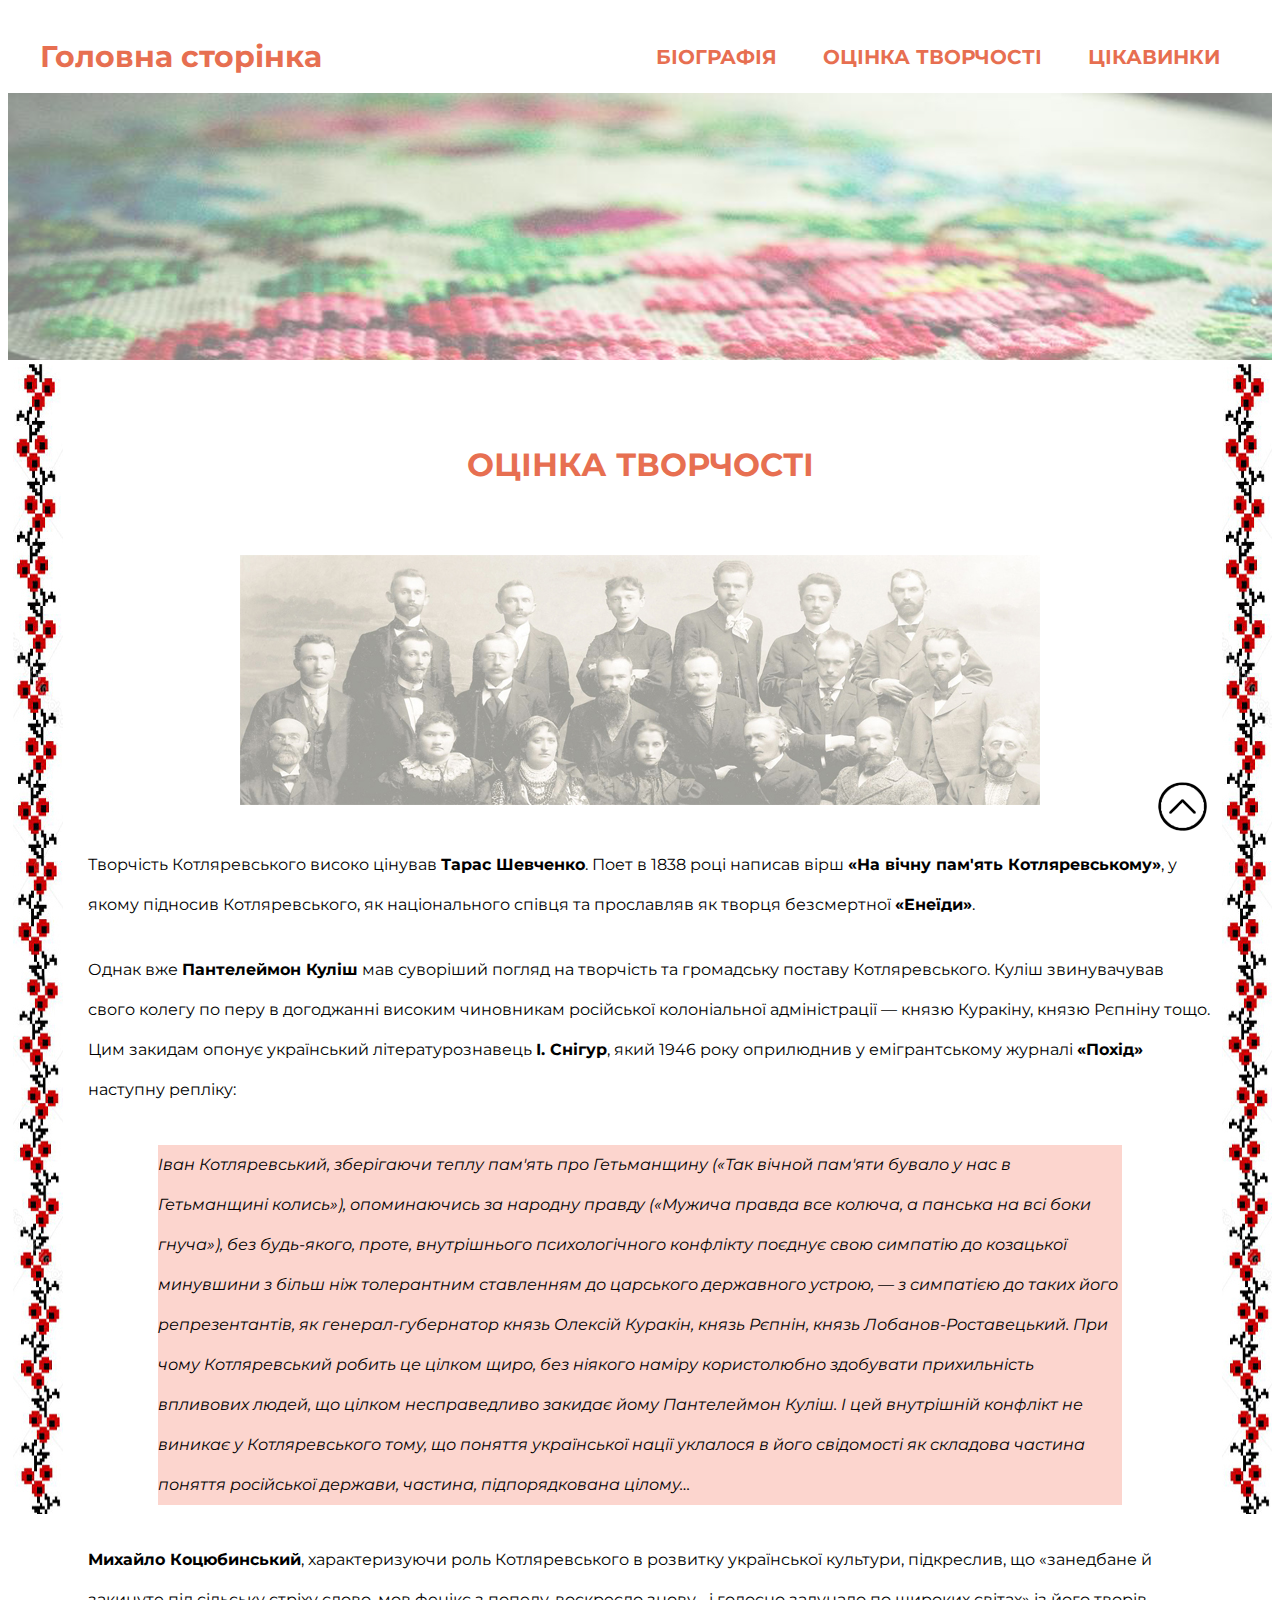
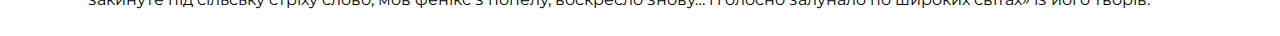
<file: tvorchist.html>
<!DOCTYPE html>
<html lang="ua">
<head>
	<meta http-equiv="Content-type" content="text/html;charset=UTF-8" />
	<link rel="stylesheet" type="text/css" href=CSS/tvorchist.css>
	<link href="https://fonts.googleapis.com/css?family=Kaushan+Script|Montserrat:400,700&display=swap" rel="stylesheet">
	<title>Оцінка творчості</title>
</head>
<body>
	<header>
		<div class="container">
			<div class="header__inner">
			<a class="header__logo" href="index.html">Головна сторінка</a>
				<nav class="nav">
					<a class="nav__link" href="biography.html">Біографія</a>
					<a class="nav__link" href="tvorchist.html">Оцінка творчості</a>
					<a class="nav__link" href="Interesting_facts.html">Цікавинки</a>
				</nav>
			</div>
		</div>
		 <div>
		 	<img class="hat" src="img/vishivka1.jpg" alt="Нічого немає(">
		 </div>
		<div class="poloska">
	<img src="img/poloska_I_F.jpg">
	</div>
	<div class="poloska2">
	<img src="img/poloska_I_F.jpg">
	</div>
	</header>
	<nav>
		<h1>ОЦІНКА ТВОРЧОСТІ</h1>
		<p class="bg2">
		<img src="img/bg2.jpg">
		</p>
		<p class="p1">Творчість Котляревського високо цінував <span class="bold">Тарас Шевченко</span>. Поет в 1838 році написав вірш <span class="bold">«На вічну пам'ять Котляревському»</span>, у якому підносив Котляревського, як національного співця та прославляв як творця безсмертної <span class="bold">«Енеїди»</span>.</p>
		<p class="p1">Однак вже <span class="bold">Пантелеймон Куліш</span> мав суворіший погляд на творчість та громадську поставу Котляревського. Куліш звинувачував свого колегу по перу в догоджанні високим чиновникам російської колоніальної адміністрації — князю Куракіну, князю Рєпніну тощо. Цим закидам опонує український літературознавець <span class="bold">І. Снігур</span>, який 1946 року оприлюднив у емігрантському журналі <span class="bold">«Похід»</span> наступну репліку:</p>
		<div class="p2"><span class="italic">Іван Котляревський, зберігаючи теплу пам'ять про Гетьманщину («Так вічной пам'яти бувало у нас в Гетьманщині колись»), опоминаючись за народну правду («Мужича правда все колюча, а панська на всі боки гнуча»), без будь-якого, проте, внутрішнього психологічного конфлікту поєднує свою симпатію до козацької минувшини з більш ніж толерантним ставленням до царського державного устрою, — з симпатією до таких його репрезентантів, як генерал-губернатор князь Олексій Куракін, князь Рєпнін, князь Лобанов-Роставецький. При чому Котляревський робить це цілком щиро, без ніякого наміру користолюбно здобувати прихильність впливових людей, що цілком несправедливо закидає йому Пантелеймон Куліш. І цей внутрішній конфлікт не виникає у Котляревського тому, що поняття української нації уклалося в його свідомості як складова частина поняття російської держави, частина, підпорядкована цілому…</span></div>
		<p class="p1"><span class="bold">Михайло Коцюбинський</span>, характеризуючи роль Котляревського в розвитку української культури, підкреслив, що «занедбане й закинуте під сільську стріху слово, мов фенікс з попелу, воскресло знову… і голосно залунало по широких світах» із його творів.</p>

		<a href="#" title="Повернутись до початку" class="topbutton"><img src="img/up.png"></a>

	</nav>
</body>
</file>
<file: CSS/style.css>
body{
  margin: 0;
	font-family: 'Montserrat', sans-serif;

  font-size: 15px;
  line-height: 1.6;
  color: black;

}

*,
*before,
*:after{
	box-sizing: border-box;
}

h1,h2,h3{
	margin: 0;
}

.container{
	width: 100%;
	max-width: 1200px;
	margin: 0 auto;
} 

.intro{
	display: flex;
	flex-direction: column;
	justify-content: center;
	width: 100%;
	height: 100vh;
  background:
  url(../img/bg_v4.jpg) center no-repeat;
  background-size: cover;
}

.intro__inner{
	color: white;
	width: 100%;
	max-width: 880px;
	margin: 100px auto 0;
	text-align: center;
}

.intro__suptitle{
	font-family: 'Kaushan Script', cursive;
	font-size: 62px;
	color: white;
	margin-bottom: 15px;
}

.intro__title{
	font-size: 100px;
	font-weight: bold;
	text-transform: uppercase;
	line-height: 1;
}

.intro__title:after{
	content: "";
	display: block;
	width: 60px;
	height: 3px;
	background-color: white;
	margin: 20px auto;
}

.header{
	width: 100%;
	position: absolute;
	top: 0;
	left: 0;
	right: 0;
	z-index: 1000;
	padding-top: 30px;
}

.header__inner{
	display: flex;
	justify-content: space-between;
	align-items: center;

}

.header__logo{
	font-weight: bold;
	font-size: 30px;
	font-weight: medium;
	color: white;
	text-decoration: none;
}

.nav{
	text-transform: uppercase;
	font-size: 20px;
	font-weight: bold;
}

.nav__link{
	display: inline-block;
	vertical-align: top;
	margin: 0 20px;
	position: relative;
	color: white;
	text-decoration: none;
	transition: color .1s linear;
}

.nav__link:after {
	content: "";
	display: block;
	width: 100%;
	height: 3px;
	opacity: 0;
	background-color: #fce38a;
	position: absolute;
	top: 100%;
	left: 0;
	z-index: 3;
	transition: opacity.1s linear;
}

.nav__link:hover{
	color: #fce38a;

}

.nav__link:hover:after{
	display: block;
	opacity: 1;
}


.btn{
	display: inline-block;
	vertical-align: top;
	padding: 10px 15px;
	border: 3px solid white;
	color: white;
	text-transform: uppercase;
	font-size: 14px;
	font-weight: bold;
	text-decoration: none;
	transition: background .1s linear, color .1s linear;

}

.btn:hover{
	background-color: white;
	color: #fce38a;
}

.slider{
	display: flex;
	justify-content: space-between;
	margin-top: 15px;
}

.slider__item{
	width: 22%;
	padding: 20px 0;
	border-top: 3px solid white;
	opacity: 0.7;
	font-size: 18px;
	color: white;
	text-transform: uppercase;
	position: relative;
}

.num{
	color: white;
	font-size: 20px;
	font-weight: bold;
	text-decoration: none;
}

.slider__item:hover{
opacity: 1;
}

.slider__item:hover:before{
	content: "";
	display: block;
	width: 70px;
	height: 3px;
	background-color: #f38181;
	position: absolute;
	top: -3px;
	left: 0;
	z-index: 1;
}

.section{
	padding: 80px 0;
}

.section--devices{
	background: url(../img/design-bg.jpg) center no-repeat;
	-webkit-background-size: cover;
	background-size: cover;
}

.section__header{
	width: 100%;
	max-width: 950px;
	margin: 0 auto 40px;
	text-align: center;
}

.section__suptitle{
	font-family: 'Kaushan Script', cursive;
	font-size: 30px;
	color: black;
}

.section__title{
	font-size: 30px;
	font-weight: bold;
	text-transform: uppercase;
}

.section__suptitle:after{
	content: "";
	display: block;
	width: 60px;
	height: 3px;
	background-color: #f38181;
	margin: 40px auto;
}

.biography__begin{
	font-weight: semi-bold;
  width: 1920;
  height: 50px;
	background-color: #edf6f9; 
}

.short__story{
	line-height: 3;
}

.portreit{
	float: right;

}

.biography__link{
color: black;
transition: color .1s linear;
text-decoration: none;
text-align: center;
}

.biography__link:hover {
	border-radius: 2px;
	background-color: #b5eae0;
	color: white;
	
}

.services{
margin-left: 20px;
}

.section__text{
	font-size: 15px;
	color: #999999;
}

.about{
	margin-top: 80px;
	display: flex;
	justify-content: space-between;
}

.about__item{
	width: 380px;
	position: relative;
	background-color: #95e1d3;
}

.about__item:hover .about__img{
	transform: translate3d(-10px, -10px, 0);
}

.about__item:hover .about__img img{
	opacity: .1;
}

.about__item:hover .about__text{
	opacity: 1;
}

.about__img{
	width: 380px;
	background: linear-gradient(to bottom, #f38181, #fce38a);
	transition: transform .2s linear;
}

.about__img:last-child{
	margin-right: 20px;
}

.about__img img{
	display: block;
	transition: opacity .1s linear;
}

.about__text{
	width: 100%;
	color: white;
	text-transform: uppercase;
	font-size: 18px;
	font-weight: bold;
  text-align: center;
  position: absolute;
  top: 50%;
  left: 0;
  z-index: 2;
  transform: translate3d(0, -50%, 0);
  opacity: 0;
  transition: opasity .2s linear;
}

.statistics{
	background-color: #95e1d3;

}

.stat{
	display: flex;
	margin: 0 30px;
}

.stat__item{
	flex: 1 1 0;
	padding: 70px 25px;
	border-left: 0px solid #b5eae0;
	text-align: center;
	color: white;
}

.stat__item:last-child{
  border-right: 0px solid  #b5eae0;
}

.stat__count{
	margin-bottom: 10px;
	font-size: 64px;
	font-weight: bold;
	line-height: 1;
}

.stat__text{
	font-size: 14px;
	text-transform: uppercase;
}



.services{
	
}

.services__item{
	flex: 1 1 0;
	padding-left: 70px;
	position: relative;
	max-width: 320px;
	margin: 0 auto;
}

.services__item:first-child{
	padding-left: 50px;
}

.services__text{
	font-size: 14px;
	color: #b6b6b6;
}

.services__title{
	margin-bottom: 10px;
	font-size: 14px;
	text-transform: uppercase;
	color: black;
}

hr{
	border: 0;
	background-color: #e5e5e5;
	width: 1200px;
	height: 1px;
	display: block;
	margin: 50px auto ;
}

.topbutton {
width:80px;
position:fixed;
bottom:50px;
right:50px;
cursor:pointer;
font-family:verdana;
font-size:12px;
border-radius: 5px;
-moz-border-radius: 5px;
-webkit-border-radius: 5px;
-khtml-border-radius: 5px;
}
</file>
